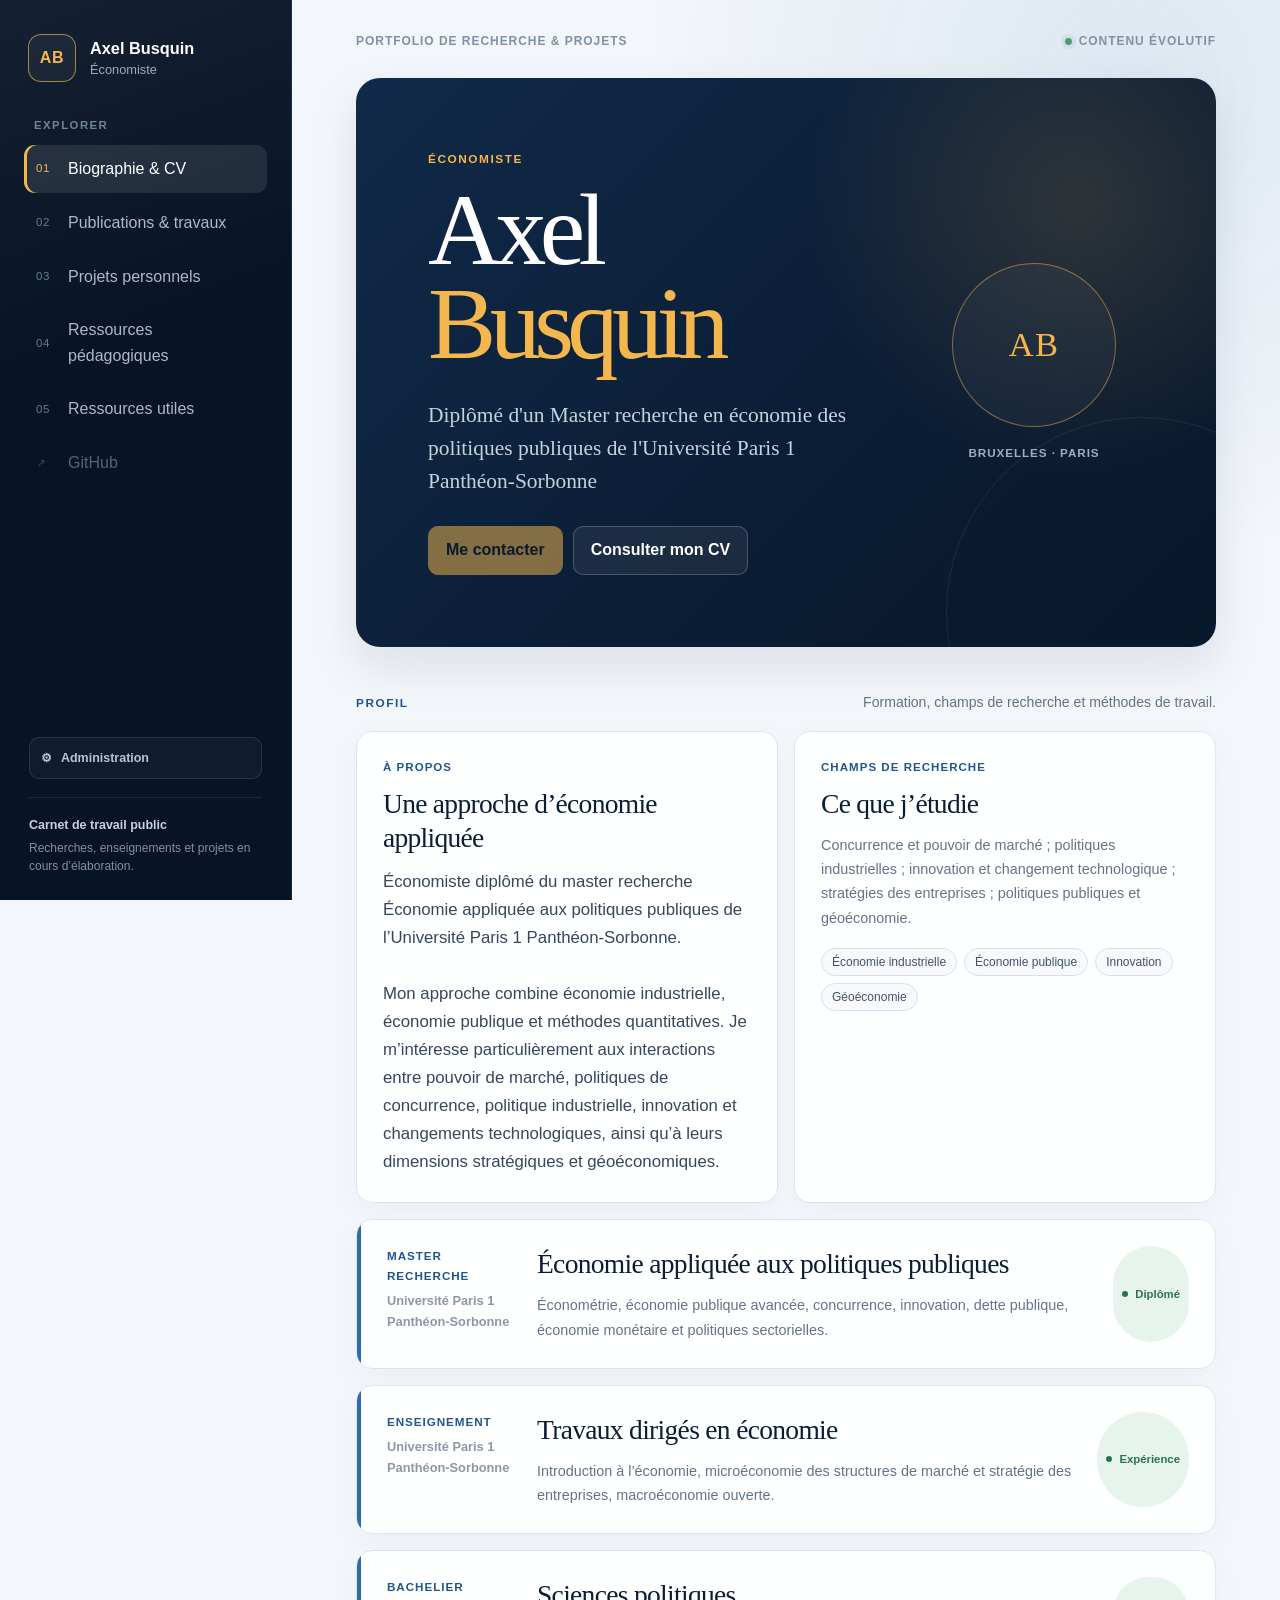
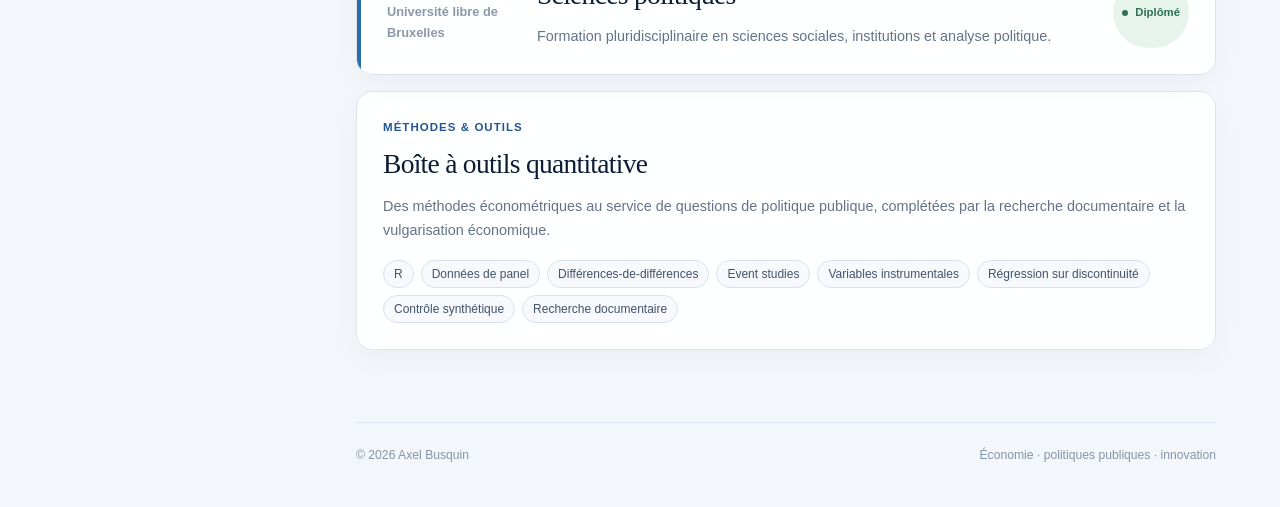
<file: index.html>
<!doctype html>
<html lang="fr">
<head>
  <meta charset="utf-8">
  <meta name="viewport" content="width=device-width, initial-scale=1">
  <meta name="description" content="Portfolio académique et professionnel d’Axel Busquin, économiste spécialisé en politiques publiques, concurrence, innovation et stratégie des entreprises.">
  <meta name="theme-color" content="#0b1d35">
  <title>Axel Busquin — Économiste</title>
  <link rel="icon" type="image/svg+xml" href="data:image/svg+xml,%3Csvg xmlns='http://www.w3.org/2000/svg' viewBox='0 0 64 64'%3E%3Crect width='64' height='64' rx='14' fill='%230b1d35'/%3E%3Cpath d='M17 45 29 17h6l12 28h-7l-2.5-6H26.2l-2.5 6Zm11.4-12h6.8l-3.4-8.6Z' fill='%23f3b74e'/%3E%3C/svg%3E">
  <link rel="stylesheet" href="assets/styles.css">
  <script src="assets/app.js" defer></script>
</head>

<body>
  <a class="skip-link" href="#main-content">Aller au contenu</a>

  <div class="site-shell">
    <aside class="sidebar" aria-label="Navigation principale">
      <div class="identity">
        <div class="identity-mark" aria-hidden="true">AB</div>
        <div>
          <p class="identity-name" data-profile="name">Axel Busquin</p>
          <p class="identity-role" data-profile="role">Économie appliquée et politiques publiques</p>
        </div>
      </div>

      <p class="nav-label">Explorer</p>
      <nav class="section-nav">
        <button class="nav-item" type="button" data-panel-target="biographie" aria-current="page">
          <span class="nav-number">01</span>
          <span>Biographie &amp; CV</span>
        </button>
        <button class="nav-item" type="button" data-panel-target="travaux">
          <span class="nav-number">02</span>
          <span>Publications &amp; travaux</span>
        </button>
        <button class="nav-item" type="button" data-panel-target="projets">
          <span class="nav-number">03</span>
          <span>Projets personnels</span>
        </button>
        <button class="nav-item" type="button" data-panel-target="pedagogie">
          <span class="nav-number">04</span>
          <span>Ressources pédagogiques</span>
        </button>
        <button class="nav-item" type="button" data-panel-target="ressources">
          <span class="nav-number">05</span>
          <span>Ressources utiles</span>
        </button>
        <a class="nav-item nav-link" id="github-nav-link" target="_blank" rel="noopener noreferrer">
          <span class="nav-number">↗</span>
          <span>GitHub</span>
        </a>
      </nav>

      <div class="sidebar-spacer"></div>
      <a class="admin-shortcut" href="admin/" title="Ouvrir l’espace d’administration">
        <span aria-hidden="true">⚙</span>
        <span>Administration</span>
      </a>
      <p class="sidebar-note">
        <strong>Carnet de travail public</strong>
        Recherches, enseignements et projets en cours d’élaboration.
      </p>
    </aside>

    <main class="main-area" id="main-content" tabindex="-1">
      <header class="mobile-header">
        <div class="mobile-mark" aria-hidden="true">AB</div>
        <label class="sr-only" for="mobile-section">Choisir une rubrique</label>
        <select class="mobile-select" id="mobile-section">
          <option value="biographie">Biographie &amp; CV</option>
          <option value="travaux">Publications &amp; travaux</option>
          <option value="projets">Projets personnels</option>
          <option value="pedagogie">Ressources pédagogiques</option>
          <option value="ressources">Ressources utiles</option>
        </select>
        <a class="mobile-admin" href="admin/" aria-label="Ouvrir l’administration" title="Administration">⚙</a>
      </header>

      <div class="content-wrap">
        <div class="topline">
          <p>Portfolio de recherche &amp; projets</p>
          <span class="topline-status">Contenu évolutif</span>
        </div>

        <div class="loading-state" id="loading-state" role="status">
          <span class="loading-dot" aria-hidden="true"></span>
          Chargement du portfolio…
        </div>

        <section class="panel" id="biographie" data-panel aria-labelledby="title-biographie">
          <div class="hero">
            <div class="hero-copy">
              <p class="eyebrow" data-profile="role">Économiste · recherche appliquée</p>
              <h1 id="title-biographie" data-profile-name>Axel <span>Busquin</span></h1>
              <p class="hero-lead" data-profile="tagline">
                J’étudie la manière dont la concurrence, les politiques industrielles et les transformations technologiques façonnent les stratégies des entreprises, l’innovation et l’action publique.
              </p>
              <div class="hero-actions">
                <a class="action action-primary" id="contact-link">Me contacter</a>
                <button class="action action-secondary" id="cv-button" type="button">Consulter mon CV</button>
              </div>
            </div>
            <div class="monogram-wrap" aria-hidden="true">
              <div class="monogram">AB</div>
              <span class="monogram-caption" data-profile="location">Bruxelles · Paris</span>
            </div>
          </div>

          <div class="section-meta biography-meta">
            <p class="eyebrow" data-section="biographie" data-field="eyebrow">Profil</p>
            <p data-section="biographie" data-field="intro">Formation, champs de recherche et méthodes de travail.</p>
          </div>
          <div class="blocks-grid" data-blocks="biographie"></div>
        </section>

        <section class="panel" id="travaux" data-panel aria-labelledby="title-travaux" hidden>
          <header class="page-header">
            <div>
              <p class="eyebrow" data-section="travaux" data-field="eyebrow">Recherche</p>
              <h1 id="title-travaux" data-section="travaux" data-field="title">Publications &amp; travaux</h1>
            </div>
            <p data-section="travaux" data-field="intro">Mémoires, projets de recherche, notes et productions académiques.</p>
          </header>
          <div class="blocks-grid" data-blocks="travaux"></div>
        </section>

        <section class="panel" id="projets" data-panel aria-labelledby="title-projets" hidden>
          <header class="page-header">
            <div>
              <p class="eyebrow" data-section="projets" data-field="eyebrow">Laboratoire personnel</p>
              <h1 id="title-projets" data-section="projets" data-field="title">Projets personnels</h1>
            </div>
            <p data-section="projets" data-field="intro">Des projets au long cours qui prolongent mes recherches et mon goût pour la transmission.</p>
          </header>
          <div class="blocks-grid" data-blocks="projets"></div>
        </section>

        <section class="panel" id="pedagogie" data-panel aria-labelledby="title-pedagogie" hidden>
          <header class="page-header">
            <div>
              <p class="eyebrow" data-section="pedagogie" data-field="eyebrow">Transmettre</p>
              <h1 id="title-pedagogie" data-section="pedagogie" data-field="title">Ressources pédagogiques</h1>
            </div>
            <p data-section="pedagogie" data-field="intro">Supports, exercices, bibliographies et fiches pour accompagner l’apprentissage de l’économie.</p>
          </header>
          <div class="blocks-grid" data-blocks="pedagogie"></div>
        </section>

        <section class="panel" id="ressources" data-panel aria-labelledby="title-ressources" hidden>
          <header class="page-header">
            <div>
              <p class="eyebrow" data-section="ressources" data-field="eyebrow">Bibliothèque</p>
              <h1 id="title-ressources" data-section="ressources" data-field="title">Ressources utiles</h1>
            </div>
            <p data-section="ressources" data-field="intro">Une sélection d’institutions, bases de données et plateformes de recherche.</p>
          </header>
          <div class="blocks-grid" data-blocks="ressources"></div>
        </section>

        <footer class="site-footer">
          <span>© <span id="current-year"></span> <span data-profile="name">Axel Busquin</span></span>
          <span data-profile="footer_note">Économie · politiques publiques · innovation</span>
        </footer>
      </div>
    </main>
  </div>

  <dialog class="pdf-dialog" id="pdf-dialog" aria-labelledby="pdf-dialog-title">
    <div class="pdf-dialog-shell">
      <header class="pdf-dialog-header">
        <div>
          <p class="eyebrow">Lecteur PDF</p>
          <h2 id="pdf-dialog-title">Document</h2>
        </div>
        <button class="icon-button" id="pdf-close" type="button" aria-label="Fermer le lecteur">×</button>
      </header>
      <div class="pdf-frame-wrap">
        <iframe id="pdf-frame" title="Lecteur de document PDF"></iframe>
      </div>
      <footer class="pdf-dialog-footer">
        <p>Si l’aperçu ne s’affiche pas dans votre navigateur, ouvrez le fichier dans un nouvel onglet.</p>
        <a class="action action-primary action-small" id="pdf-open-external" target="_blank" rel="noopener noreferrer">Ouvrir / télécharger</a>
      </footer>
    </div>
  </dialog>

  <noscript>
    <div class="noscript-message">JavaScript doit être activé pour charger le contenu de ce portfolio.</div>
  </noscript>
</body>
</html>
</file>
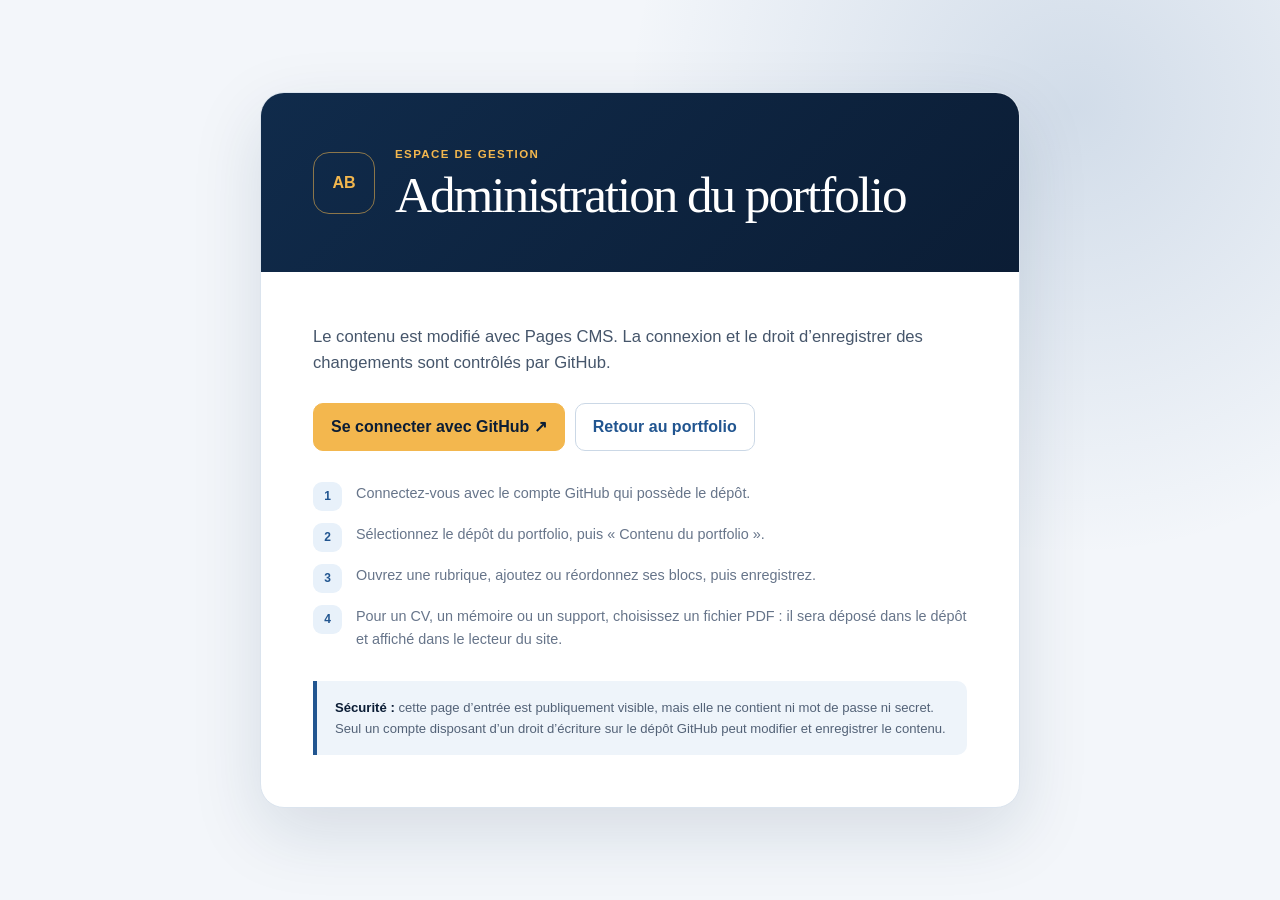
<file: admin/index.html>
<!doctype html>
<html lang="fr">
<head>
  <meta charset="utf-8">
  <meta name="viewport" content="width=device-width, initial-scale=1">
  <meta name="robots" content="noindex, nofollow">
  <meta name="theme-color" content="#0b1d35">
  <title>Administration — Portfolio Axel Busquin</title>
  <style>
    :root {
      --navy: #0b1d35;
      --blue: #215590;
      --amber: #f3b74e;
      --ink: #15243a;
      --muted: #67758a;
      --line: #dbe4ee;
      --canvas: #f3f6fa;
      --surface: #fff;
    }

    *, *::before, *::after { box-sizing: border-box; }

    body {
      display: grid;
      min-width: 320px;
      min-height: 100vh;
      margin: 0;
      padding: 28px;
      place-items: center;
      color: var(--ink);
      background:
        radial-gradient(circle at 84% 12%, rgba(33, 85, 144, 0.16), transparent 28rem),
        var(--canvas);
      font-family: Inter, ui-sans-serif, -apple-system, BlinkMacSystemFont, "Segoe UI", sans-serif;
      line-height: 1.6;
    }

    .admin-card {
      width: min(760px, 100%);
      overflow: hidden;
      border: 1px solid var(--line);
      border-radius: 24px;
      background: var(--surface);
      box-shadow: 0 24px 70px rgba(17, 43, 75, 0.13);
    }

    .admin-head {
      display: grid;
      grid-template-columns: auto minmax(0, 1fr);
      gap: 20px;
      align-items: center;
      padding: clamp(28px, 6vw, 52px);
      color: white;
      background: linear-gradient(135deg, #102b4b, var(--navy));
    }

    .mark {
      display: grid;
      width: 62px;
      height: 62px;
      place-items: center;
      border: 1px solid rgba(243, 183, 78, 0.55);
      border-radius: 16px;
      color: var(--amber);
      font-weight: 800;
    }

    .eyebrow {
      margin: 0 0 5px;
      color: var(--amber);
      font-size: 0.72rem;
      font-weight: 800;
      letter-spacing: 0.12em;
      text-transform: uppercase;
    }

    h1 {
      margin: 0;
      font-family: Georgia, "Times New Roman", serif;
      font-size: clamp(2rem, 6vw, 3.2rem);
      font-weight: 400;
      letter-spacing: -0.04em;
      line-height: 1;
    }

    .admin-body { padding: clamp(28px, 6vw, 52px); }
    .lead { margin: 0; color: #46566b; font-size: 1.04rem; }

    .actions {
      display: flex;
      flex-wrap: wrap;
      gap: 10px;
      margin: 26px 0 31px;
    }

    .button {
      display: inline-flex;
      min-height: 46px;
      align-items: center;
      justify-content: center;
      padding: 10px 17px;
      border: 1px solid #cbd8e6;
      border-radius: 10px;
      color: var(--blue);
      background: white;
      font-weight: 750;
      text-decoration: none;
    }

    .button-primary { color: var(--navy); background: var(--amber); border-color: var(--amber); }
    .button:hover { transform: translateY(-1px); }

    .steps {
      display: grid;
      gap: 12px;
      margin: 0;
      padding: 0;
      list-style: none;
      counter-reset: steps;
    }

    .steps li {
      display: grid;
      grid-template-columns: 31px minmax(0, 1fr);
      gap: 12px;
      align-items: start;
      color: var(--muted);
      font-size: 0.9rem;
      counter-increment: steps;
    }

    .steps li::before {
      display: grid;
      width: 29px;
      height: 29px;
      place-items: center;
      border-radius: 9px;
      color: var(--blue);
      background: #e8f1fa;
      content: counter(steps);
      font-size: 0.75rem;
      font-weight: 800;
    }

    .security-note {
      margin: 30px 0 0;
      padding: 16px 18px;
      border-left: 4px solid var(--blue);
      border-radius: 0 10px 10px 0;
      color: #536277;
      background: #eef4fa;
      font-size: 0.82rem;
    }

    .security-note strong { color: var(--navy); }

    @media (max-width: 520px) {
      body { padding: 13px; }
      .admin-head { grid-template-columns: 1fr; }
      .actions { flex-direction: column; }
      .button { width: 100%; }
    }
  </style>
</head>

<body>
  <main class="admin-card">
    <header class="admin-head">
      <div class="mark" aria-hidden="true">AB</div>
      <div>
        <p class="eyebrow">Espace de gestion</p>
        <h1>Administration du portfolio</h1>
      </div>
    </header>

    <div class="admin-body">
      <p class="lead">
        Le contenu est modifié avec Pages CMS. La connexion et le droit d’enregistrer des changements sont contrôlés par GitHub.
      </p>

      <div class="actions">
        <a class="button button-primary" href="https://app.pagescms.org/" target="_blank" rel="noopener noreferrer">Se connecter avec GitHub ↗</a>
        <a class="button" href="../">Retour au portfolio</a>
      </div>

      <ol class="steps">
        <li>Connectez-vous avec le compte GitHub qui possède le dépôt.</li>
        <li>Sélectionnez le dépôt du portfolio, puis « Contenu du portfolio ».</li>
        <li>Ouvrez une rubrique, ajoutez ou réordonnez ses blocs, puis enregistrez.</li>
        <li>Pour un CV, un mémoire ou un support, choisissez un fichier PDF : il sera déposé dans le dépôt et affiché dans le lecteur du site.</li>
      </ol>

      <p class="security-note">
        <strong>Sécurité :</strong> cette page d’entrée est publiquement visible, mais elle ne contient ni mot de passe ni secret. Seul un compte disposant d’un droit d’écriture sur le dépôt GitHub peut modifier et enregistrer le contenu.
      </p>
    </div>
  </main>
</body>
</html>
</file>
<file: assets/styles.css>
:root {
  --navy-950: #071426;
  --navy-900: #0b1d35;
  --navy-800: #173454;
  --blue-700: #215590;
  --blue-600: #2a6eae;
  --blue-100: #e8f1fa;
  --amber-500: #f3b74e;
  --amber-100: #fff3d9;
  --ink: #15243a;
  --muted: #647389;
  --line: #dbe4ee;
  --surface: #ffffff;
  --canvas: #f3f6fa;
  --soft: #edf3f8;
  --success: #2d7154;
  --success-soft: #e6f4ec;
  --warning: #8c5c0a;
  --warning-soft: #fff2d2;
  --shadow: 0 20px 48px rgba(17, 43, 75, 0.10);
  --radius-lg: 24px;
  --radius-md: 16px;
  --radius-sm: 11px;
  --sidebar-width: 292px;
}

*, *::before, *::after { box-sizing: border-box; }

html {
  min-width: 320px;
  scroll-behavior: smooth;
  background: var(--canvas);
}

body {
  min-height: 100vh;
  margin: 0;
  color: var(--ink);
  background:
    radial-gradient(circle at 88% 4%, rgba(42, 110, 174, 0.11), transparent 30rem),
    var(--canvas);
  font-family: Inter, ui-sans-serif, -apple-system, BlinkMacSystemFont, "Segoe UI", sans-serif;
  font-size: 1rem;
  line-height: 1.65;
  -webkit-font-smoothing: antialiased;
}

button, select, a { font: inherit; }
button { color: inherit; }
a { color: inherit; }

:focus-visible {
  outline: 3px solid rgba(243, 183, 78, 0.82);
  outline-offset: 3px;
}

.sr-only {
  position: absolute;
  width: 1px;
  height: 1px;
  padding: 0;
  margin: -1px;
  overflow: hidden;
  clip: rect(0, 0, 0, 0);
  white-space: nowrap;
  border: 0;
}

.skip-link {
  position: fixed;
  top: 12px;
  left: 12px;
  z-index: 200;
  padding: 10px 14px;
  border-radius: 9px;
  color: white;
  background: var(--navy-950);
  transform: translateY(-160%);
  transition: transform 160ms ease;
}

.skip-link:focus { transform: translateY(0); }

.site-shell {
  display: grid;
  grid-template-columns: var(--sidebar-width) minmax(0, 1fr);
  min-height: 100vh;
}

.sidebar {
  position: sticky;
  top: 0;
  display: flex;
  flex-direction: column;
  height: 100vh;
  overflow-y: auto;
  padding: 34px 24px 24px;
  color: #eaf1f8;
  background:
    linear-gradient(160deg, rgba(255, 255, 255, 0.055), transparent 38%),
    var(--navy-950);
  border-right: 1px solid rgba(255, 255, 255, 0.08);
}

.identity {
  display: flex;
  align-items: center;
  gap: 14px;
  margin: 0 4px 34px;
}

.identity-mark,
.mobile-mark {
  display: grid;
  place-items: center;
  flex: 0 0 auto;
  color: var(--amber-500);
  background: rgba(255, 255, 255, 0.045);
  font-weight: 780;
  letter-spacing: 0.04em;
}

.identity-mark {
  width: 48px;
  height: 48px;
  border: 1px solid rgba(243, 183, 78, 0.65);
  border-radius: 13px;
}

.identity-name {
  margin: 0;
  color: white;
  font-size: 1.02rem;
  font-weight: 740;
  line-height: 1.25;
}

.identity-role {
  max-width: 170px;
  margin: 3px 0 0;
  color: #9dacbf;
  font-size: 0.8rem;
  line-height: 1.35;
}

.nav-label {
  margin: 0 10px 10px;
  color: #71849c;
  font-size: 0.71rem;
  font-weight: 780;
  letter-spacing: 0.13em;
  text-transform: uppercase;
}

.section-nav { display: grid; gap: 6px; }

.nav-item {
  display: grid;
  grid-template-columns: 32px minmax(0, 1fr);
  align-items: center;
  width: 100%;
  min-height: 48px;
  padding: 10px 12px;
  border: 0;
  border-radius: 11px;
  color: #acb9cc;
  background: transparent;
  text-align: left;
  text-decoration: none;
  cursor: pointer;
  transition: color 160ms ease, background 160ms ease, transform 160ms ease;
}

.nav-item:hover {
  color: white;
  background: rgba(255, 255, 255, 0.06);
  transform: translateX(2px);
}

.nav-item[aria-current="page"] {
  color: white;
  background: rgba(255, 255, 255, 0.095);
  box-shadow: inset 3px 0 0 var(--amber-500);
}

.nav-item.is-disabled {
  opacity: 0.48;
  cursor: default;
  pointer-events: none;
}

.nav-number {
  color: #667a94;
  font-size: 0.72rem;
  font-variant-numeric: tabular-nums;
  letter-spacing: 0.05em;
}

.nav-item[aria-current="page"] .nav-number { color: var(--amber-500); }
.sidebar-spacer { flex: 1; min-height: 28px; }

.admin-shortcut {
  display: flex;
  align-items: center;
  gap: 9px;
  margin: 12px 5px 0;
  padding: 10px 11px;
  border: 1px solid rgba(255, 255, 255, 0.11);
  border-radius: 10px;
  color: #b9c5d4;
  background: rgba(255, 255, 255, 0.035);
  font-size: 0.78rem;
  font-weight: 670;
  text-decoration: none;
}

.admin-shortcut:hover { color: white; background: rgba(255, 255, 255, 0.07); }

.sidebar-note {
  margin: 18px 5px 0;
  padding-top: 18px;
  border-top: 1px solid rgba(255, 255, 255, 0.09);
  color: #7e90a8;
  font-size: 0.75rem;
  line-height: 1.55;
}

.sidebar-note strong {
  display: block;
  margin-bottom: 3px;
  color: #c7d1df;
  font-size: 0.78rem;
}

.main-area {
  min-width: 0;
  padding: 32px clamp(28px, 5vw, 78px) 42px;
}

.content-wrap { width: min(1160px, 100%); margin: 0 auto; }
.mobile-header { display: none; }

.topline {
  display: flex;
  align-items: center;
  justify-content: space-between;
  gap: 20px;
  margin-bottom: 26px;
  color: #8290a4;
  font-size: 0.75rem;
  font-weight: 670;
  letter-spacing: 0.08em;
  text-transform: uppercase;
}

.topline p { margin: 0; }

.topline-status {
  display: inline-flex;
  align-items: center;
  gap: 7px;
}

.topline-status::before {
  width: 7px;
  height: 7px;
  content: "";
  border-radius: 50%;
  background: #4b9d78;
  box-shadow: 0 0 0 4px rgba(75, 157, 120, 0.11);
}

.loading-state {
  display: inline-flex;
  align-items: center;
  gap: 10px;
  margin-bottom: 18px;
  color: var(--muted);
  font-size: 0.84rem;
}

.loading-state[hidden] { display: none; }

.loading-dot {
  width: 9px;
  height: 9px;
  border-radius: 50%;
  background: var(--blue-600);
  animation: pulse 1s ease-in-out infinite alternate;
}

@keyframes pulse { to { opacity: 0.28; transform: scale(0.78); } }

.panel { animation: panel-in 230ms ease both; }
.panel[hidden] { display: none; }

@keyframes panel-in {
  from { opacity: 0; transform: translateY(7px); }
  to { opacity: 1; transform: translateY(0); }
}

.hero {
  position: relative;
  display: grid;
  grid-template-columns: minmax(0, 1fr) 220px;
  gap: 38px;
  align-items: center;
  min-height: 430px;
  padding: clamp(38px, 6vw, 72px);
  overflow: hidden;
  border-radius: var(--radius-lg);
  color: white;
  background:
    radial-gradient(circle at 84% 22%, rgba(243, 183, 78, 0.15), transparent 17rem),
    linear-gradient(135deg, #102a49, var(--navy-900) 58%, #08182b);
  box-shadow: var(--shadow);
}

.hero::after {
  position: absolute;
  right: -120px;
  bottom: -160px;
  width: 390px;
  height: 390px;
  content: "";
  border: 1px solid rgba(255, 255, 255, 0.075);
  border-radius: 50%;
}

.hero-copy { position: relative; z-index: 1; }

.eyebrow {
  margin: 0 0 14px;
  color: var(--blue-700);
  font-size: 0.74rem;
  font-weight: 790;
  letter-spacing: 0.13em;
  text-transform: uppercase;
}

.hero .eyebrow { color: var(--amber-500); }

.hero h1 {
  max-width: 740px;
  margin: 0;
  color: white;
  font-family: Georgia, "Times New Roman", serif;
  font-size: clamp(3.6rem, 8vw, 6.8rem);
  font-weight: 400;
  letter-spacing: -0.065em;
  line-height: 0.91;
}

.hero h1 span { color: var(--amber-500); }

.hero-lead {
  max-width: 720px;
  margin: 29px 0 0;
  color: #c5d1df;
  font-family: Georgia, "Times New Roman", serif;
  font-size: clamp(1.08rem, 2vw, 1.34rem);
  line-height: 1.55;
}

.hero-actions,
.block-actions {
  display: flex;
  flex-wrap: wrap;
  gap: 10px;
  margin-top: 28px;
}

.action {
  display: inline-flex;
  align-items: center;
  justify-content: center;
  min-height: 45px;
  padding: 10px 17px;
  border: 1px solid transparent;
  border-radius: 10px;
  font-weight: 730;
  text-decoration: none;
  cursor: pointer;
  transition: transform 150ms ease, color 150ms ease, background 150ms ease, border-color 150ms ease;
}

.action:hover:not(.is-disabled) { transform: translateY(-2px); }

.action-primary {
  color: var(--navy-950);
  background: var(--amber-500);
  border-color: var(--amber-500);
}

.action-secondary {
  color: white;
  background: rgba(255, 255, 255, 0.065);
  border-color: rgba(255, 255, 255, 0.2);
}

.action-outline {
  color: var(--blue-700);
  background: white;
  border-color: #c9d7e6;
}

.action-small { min-height: 39px; padding: 8px 13px; font-size: 0.8rem; }

.action.is-disabled,
.action:disabled {
  opacity: 0.52;
  cursor: not-allowed;
  transform: none;
}

.monogram-wrap {
  position: relative;
  z-index: 1;
  display: grid;
  justify-items: center;
  gap: 16px;
}

.monogram {
  display: grid;
  place-items: center;
  width: 164px;
  height: 164px;
  border: 1px solid rgba(243, 183, 78, 0.48);
  border-radius: 50%;
  color: var(--amber-500);
  background: rgba(255, 255, 255, 0.035);
  font-family: Georgia, "Times New Roman", serif;
  font-size: 2.15rem;
  letter-spacing: 0.04em;
}

.monogram-caption {
  color: #9eafc3;
  font-size: 0.73rem;
  font-weight: 670;
  letter-spacing: 0.08em;
  text-transform: uppercase;
}

.section-meta {
  display: flex;
  align-items: baseline;
  justify-content: space-between;
  gap: 24px;
  margin: 44px 0 17px;
}

.section-meta .eyebrow { margin: 0; }
.section-meta > p:last-child { max-width: 690px; margin: 0; color: var(--muted); font-size: 0.88rem; }

.page-header {
  display: grid;
  grid-template-columns: minmax(0, 1fr) minmax(260px, 0.55fr);
  gap: 52px;
  align-items: end;
  margin: 30px 0 48px;
  padding-bottom: 32px;
  border-bottom: 1px solid var(--line);
}

.page-header .eyebrow { margin-bottom: 12px; }

.page-header h1 {
  margin: 0;
  color: var(--navy-900);
  font-family: Georgia, "Times New Roman", serif;
  font-size: clamp(2.8rem, 6vw, 5rem);
  font-weight: 400;
  letter-spacing: -0.055em;
  line-height: 0.98;
  white-space: pre-line;
}

.page-header > p {
  margin: 0;
  color: var(--muted);
  font-size: 0.95rem;
}

.blocks-grid {
  display: grid;
  grid-template-columns: repeat(12, minmax(0, 1fr));
  gap: 16px;
}

.block-card {
  grid-column: span 6;
  min-width: 0;
  padding: 26px;
  border: 1px solid var(--line);
  border-radius: var(--radius-md);
  background: rgba(255, 255, 255, 0.92);
  box-shadow: 0 9px 30px rgba(25, 49, 78, 0.035);
}

.block-card.block-wide { grid-column: 1 / -1; }
.block-card h2, .block-card h3 { color: var(--navy-900); }

.content-card h2,
.content-card h3,
.project-card h2,
.project-card h3,
.pdf-card h2,
.pdf-card h3,
.resource-card h2,
.resource-card h3 {
  margin: 0;
  font-family: Georgia, "Times New Roman", serif;
  font-size: clamp(1.35rem, 2.5vw, 1.72rem);
  font-weight: 500;
  letter-spacing: -0.026em;
  line-height: 1.25;
}

.block-body {
  margin: 12px 0 0;
  color: var(--muted);
  font-size: 0.9rem;
  line-height: 1.67;
  white-space: pre-line;
}

.block-kicker {
  margin: 0 0 10px;
  color: var(--blue-700);
  font-size: 0.72rem;
  font-weight: 790;
  letter-spacing: 0.09em;
  text-transform: uppercase;
}

.statement { font-size: 1.05rem; color: #35465d; }

.chip-list {
  display: flex;
  flex-wrap: wrap;
  gap: 7px;
  margin: 18px 0 0;
  padding: 0;
  list-style: none;
}

.chip {
  padding: 6px 10px;
  border: 1px solid #d7e1ed;
  border-radius: 999px;
  color: #42536a;
  background: #f7f9fc;
  font-size: 0.75rem;
  line-height: 1.2;
}

.work-card {
  position: relative;
  display: grid;
  grid-template-columns: 126px minmax(0, 1fr) auto;
  gap: 24px;
  overflow: hidden;
  padding-left: 30px;
}

.work-card::before {
  position: absolute;
  inset: 0 auto 0 0;
  width: 4px;
  content: "";
  background: var(--blue-600);
}

.work-meta {
  color: var(--blue-700);
  font-size: 0.73rem;
  font-weight: 790;
  letter-spacing: 0.08em;
  text-transform: uppercase;
}

.work-date {
  display: block;
  margin-top: 5px;
  color: #8b98a9;
  font-size: 0.8rem;
  font-weight: 560;
  letter-spacing: 0;
  text-transform: none;
}

.work-content h2, .work-content h3 {
  margin: 0;
  font-family: Georgia, "Times New Roman", serif;
  font-size: clamp(1.3rem, 2.5vw, 1.72rem);
  font-weight: 500;
  letter-spacing: -0.025em;
  line-height: 1.28;
}

.status-badge {
  display: inline-flex;
  align-items: center;
  gap: 7px;
  width: fit-content;
  white-space: nowrap;
  padding: 6px 9px;
  border-radius: 999px;
  color: var(--success);
  background: var(--success-soft);
  font-size: 0.71rem;
  font-weight: 760;
}

.status-badge::before {
  width: 6px;
  height: 6px;
  content: "";
  border-radius: 50%;
  background: currentColor;
}

.project-card,
.pdf-card {
  display: flex;
  flex-direction: column;
  min-height: 295px;
}

.block-top {
  display: flex;
  align-items: center;
  justify-content: space-between;
  gap: 14px;
  margin-bottom: 24px;
}

.project-code,
.pdf-symbol,
.resource-symbol {
  display: grid;
  place-items: center;
  flex: 0 0 auto;
  color: var(--amber-500);
  background: var(--navy-900);
  font-family: ui-monospace, SFMono-Regular, Menlo, Consolas, monospace;
  font-weight: 790;
}

.project-code,
.pdf-symbol {
  width: 46px;
  height: 46px;
  border-radius: 12px;
  font-size: 0.79rem;
}

.block-footer {
  display: flex;
  align-items: center;
  justify-content: space-between;
  gap: 12px;
  margin-top: auto;
  padding-top: 18px;
  border-top: 1px solid var(--line);
}

.block-category { color: #7b899c; font-size: 0.76rem; }

.text-link {
  display: inline-flex;
  align-items: center;
  color: var(--blue-700);
  font-size: 0.81rem;
  font-weight: 730;
  text-decoration: none;
}

.text-link:hover { text-decoration: underline; }

.pdf-card { background: linear-gradient(145deg, white, #f8fbfe); }
.pdf-card .block-actions { margin-top: auto; padding-top: 22px; }

.pdf-placeholder {
  margin-top: auto;
  padding-top: 22px;
  color: #8894a5;
  font-size: 0.79rem;
  font-style: italic;
}

.resource-card { grid-column: span 4; }
.resource-head { display: flex; align-items: center; gap: 13px; margin-bottom: 19px; }

.resource-symbol {
  width: 42px;
  height: 42px;
  border-radius: 11px;
  color: var(--blue-700);
  background: var(--blue-100);
  font-size: 0.69rem;
}

.resource-category {
  margin: 0;
  color: #8290a2;
  font-size: 0.7rem;
  font-weight: 720;
  letter-spacing: 0.08em;
  text-transform: uppercase;
}

.resource-card .text-link { margin-top: 20px; }

.empty-card,
.error-card {
  grid-column: 1 / -1;
  padding: 36px 28px;
  border: 1px dashed #c8d4e1;
  border-radius: var(--radius-md);
  color: var(--muted);
  background: rgba(255, 255, 255, 0.58);
  text-align: center;
}

.empty-card strong,
.error-card strong {
  display: block;
  margin-bottom: 4px;
  color: var(--navy-900);
  font-family: Georgia, "Times New Roman", serif;
  font-size: 1.22rem;
  font-weight: 500;
}

.site-footer {
  display: flex;
  align-items: center;
  justify-content: space-between;
  gap: 20px;
  margin-top: 72px;
  padding-top: 22px;
  border-top: 1px solid var(--line);
  color: #8794a6;
  font-size: 0.76rem;
}

.pdf-dialog {
  width: min(1180px, calc(100vw - 34px));
  height: min(880px, calc(100vh - 34px));
  max-width: none;
  max-height: none;
  padding: 0;
  overflow: hidden;
  border: 0;
  border-radius: 18px;
  background: var(--surface);
  box-shadow: 0 28px 90px rgba(3, 14, 29, 0.42);
}

.pdf-dialog::backdrop {
  background: rgba(4, 15, 29, 0.78);
  backdrop-filter: blur(5px);
}

.pdf-dialog-shell { display: grid; grid-template-rows: auto minmax(0, 1fr) auto; height: 100%; }

.pdf-dialog-header,
.pdf-dialog-footer {
  display: flex;
  align-items: center;
  justify-content: space-between;
  gap: 20px;
  padding: 17px 20px;
}

.pdf-dialog-header { border-bottom: 1px solid var(--line); }
.pdf-dialog-header .eyebrow { margin: 0 0 2px; font-size: 0.66rem; }
.pdf-dialog-header h2 { margin: 0; color: var(--navy-900); font-size: 1rem; }

.icon-button {
  display: grid;
  place-items: center;
  width: 42px;
  height: 42px;
  padding: 0;
  border: 1px solid var(--line);
  border-radius: 10px;
  color: var(--navy-900);
  background: white;
  font-size: 1.6rem;
  line-height: 1;
  cursor: pointer;
}

.icon-button:hover { background: var(--soft); }
.pdf-frame-wrap { min-height: 0; background: #cfd6de; }
.pdf-frame-wrap iframe { display: block; width: 100%; height: 100%; border: 0; background: white; }
.pdf-dialog-footer { border-top: 1px solid var(--line); }
.pdf-dialog-footer p { margin: 0; color: var(--muted); font-size: 0.78rem; }

.noscript-message {
  position: fixed;
  right: 18px;
  bottom: 18px;
  z-index: 300;
  max-width: 430px;
  padding: 14px 17px;
  border-radius: 11px;
  color: white;
  background: #9e3e32;
  box-shadow: var(--shadow);
}

@media (max-width: 1020px) {
  :root { --sidebar-width: 252px; }
  .main-area { padding-inline: 28px; }
  .hero { grid-template-columns: minmax(0, 1fr); }
  .monogram-wrap { display: none; }
  .resource-card { grid-column: span 6; }
  .work-card { grid-template-columns: 105px minmax(0, 1fr); }
  .work-card .status-badge { grid-column: 2; }
}

@media (max-width: 760px) {
  .site-shell { display: block; }
  .sidebar { display: none; }
  .main-area { padding: 0 18px 30px; }

  .mobile-header {
    position: sticky;
    top: 0;
    z-index: 40;
    display: grid;
    grid-template-columns: auto minmax(0, 1fr) auto;
    gap: 13px;
    align-items: center;
    margin: 0 -18px 24px;
    padding: 12px 18px;
    border-bottom: 1px solid var(--line);
    background: rgba(243, 246, 250, 0.94);
    backdrop-filter: blur(14px);
  }

  .mobile-mark {
    width: 39px;
    height: 39px;
    border-radius: 10px;
    background: var(--navy-900);
    font-size: 0.75rem;
  }

  .mobile-select {
    width: 100%;
    min-height: 42px;
    padding: 8px 36px 8px 12px;
    border: 1px solid var(--line);
    border-radius: 10px;
    color: var(--navy-900);
    background: white;
    font-size: 0.86rem;
    font-weight: 680;
  }

  .mobile-admin {
    display: grid;
    width: 42px;
    height: 42px;
    place-items: center;
    border: 1px solid var(--line);
    border-radius: 10px;
    color: var(--navy-900);
    background: white;
    text-decoration: none;
  }

  .topline { display: none; }
  .hero { min-height: 0; padding: 38px 25px; border-radius: 18px; }
  .hero h1 { font-size: clamp(3rem, 16vw, 4.5rem); }
  .section-meta { align-items: flex-start; flex-direction: column; gap: 8px; }

  .page-header {
    grid-template-columns: 1fr;
    gap: 14px;
    margin-top: 12px;
  }

  .page-header h1 { font-size: clamp(2.55rem, 12vw, 3.8rem); }
  .block-card, .resource-card { grid-column: 1 / -1; }

  .work-card {
    grid-template-columns: 1fr;
    gap: 13px;
    padding: 23px;
  }

  .work-card .status-badge { grid-column: 1; }
  .site-footer { align-items: flex-start; flex-direction: column; gap: 5px; }
  .pdf-dialog { width: 100vw; height: 100vh; border-radius: 0; }
  .pdf-dialog-footer { align-items: stretch; flex-direction: column; }
}

@media (max-width: 460px) {
  .hero-actions, .block-footer { align-items: stretch; flex-direction: column; }
  .hero-actions .action, .block-footer .action { width: 100%; }
  .pdf-dialog-footer p { display: none; }
}

@media (prefers-reduced-motion: reduce) {
  *, *::before, *::after {
    scroll-behavior: auto !important;
    animation-duration: 0.01ms !important;
    animation-iteration-count: 1 !important;
    transition-duration: 0.01ms !important;
  }
}

@media print {
  body { background: white; }
  .sidebar, .mobile-header, .topline, .hero-actions, .site-footer, .block-actions { display: none !important; }
  .site-shell { display: block; }
  .main-area { padding: 0; }
  .panel[hidden] { display: block !important; }
  .panel { break-after: page; animation: none; }
  .hero { color: black; background: white; border: 1px solid #aaa; box-shadow: none; }
  .hero h1 { color: black; }
  .block-card { break-inside: avoid; }
}
</file>
